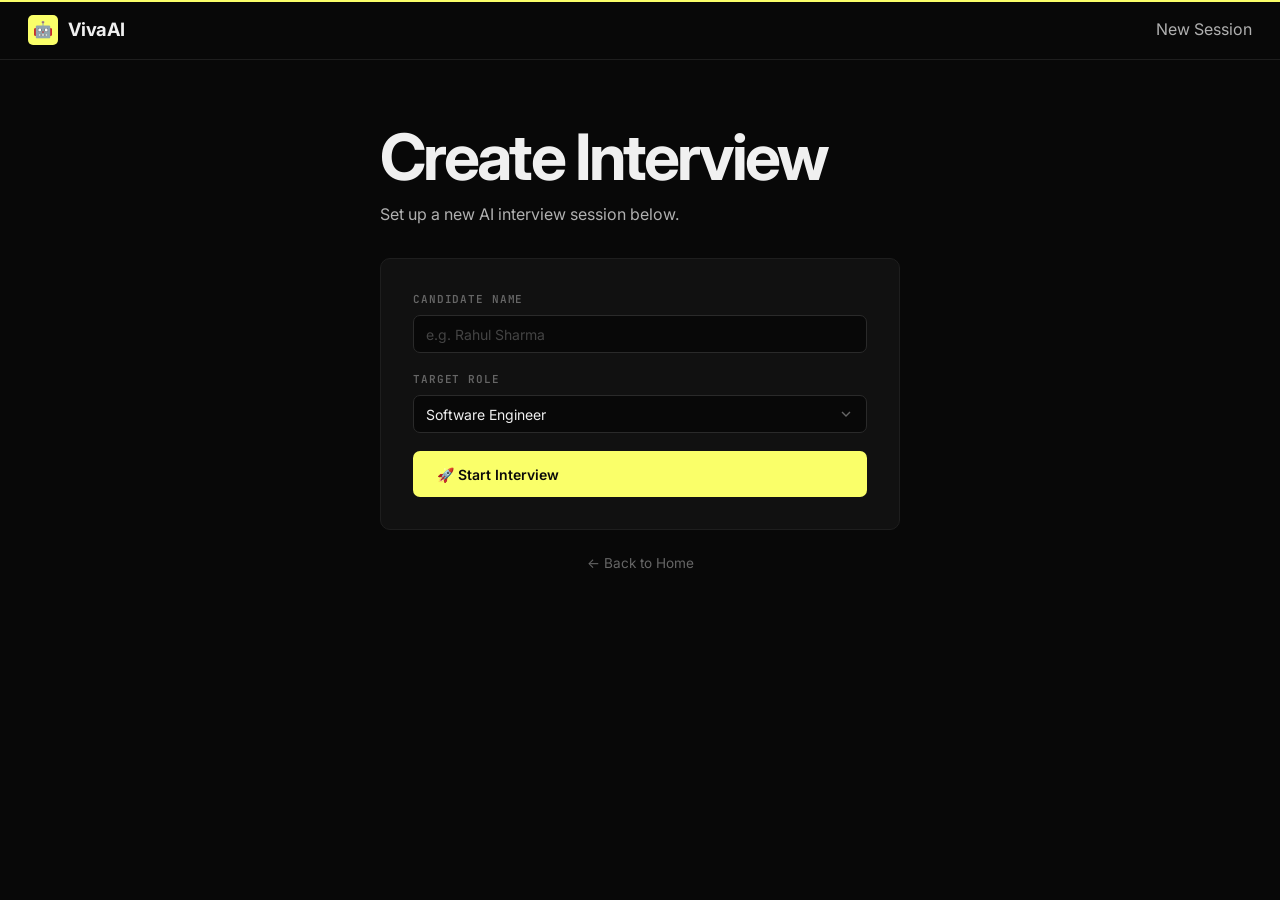
<file: templates/create_interview.html>
<!DOCTYPE html>
<html lang="en">

<head>
    <meta charset="UTF-8">
    <meta name="viewport" content="width=device-width, initial-scale=1.0">
    <script>window.__VIVAAI_API_KEY__ = {{ (vivaai_api_key or '')|tojson }};</script>
    <script src="/static/js/api.js"></script>
    <meta name="description" content="VivaAI — Create a new AI interview session">
    <title>VivaAI — Create Interview</title>
    <link rel="stylesheet" href="/static/css/style.css">
</head>

<body>

    <header class="header">
        <a class="logo" href="/">
            <div class="logo-icon">🤖</div>
            <span class="logo-text">VivaAI</span>
        </a>
        <span class="header-badge">New Session</span>
    </header>

    <main class="container" style="padding-top: 60px;">
        <div style="max-width: 520px; margin: 0 auto;">
            <h1 style="margin-bottom: 8px;">Create Interview</h1>
            <p style="color: var(--text-secondary); margin-bottom: 32px;">Set up a new AI interview session below.</p>

            <div class="card fade-in">
                <div id="statusMsg" class="status-msg"></div>

                <div class="form-group">
                    <label class="form-label" for="candidateName">Candidate Name</label>
                    <input class="form-input" id="candidateName" type="text" placeholder="e.g. Rahul Sharma"
                        autocomplete="name">
                </div>

                <div class="form-group">
                    <label class="form-label" for="role">Target Role</label>
                    <select class="form-input" id="role">
                        <option value="Software Engineer">Software Engineer</option>
                        <option value="Frontend Developer">Frontend Developer</option>
                        <option value="Backend Developer">Backend Developer</option>
                        <option value="Full Stack Developer">Full Stack Developer</option>
                        <option value="Data Scientist">Data Scientist</option>
                        <option value="Machine Learning Engineer">Machine Learning Engineer</option>
                        <option value="DevOps Engineer">DevOps Engineer</option>
                        <option value="Product Manager">Product Manager</option>
                        <option value="UI/UX Designer">UI/UX Designer</option>
                        <option value="Business Analyst">Business Analyst</option>
                    </select>
                </div>

                <button class="btn btn-primary btn-lg" id="startBtn" onclick="createInterview()" style="width: 100%;">
                    🚀 Start Interview
                </button>
            </div>

            <div style="text-align: center; margin-top: 20px;">
                <a href="/" style="color: var(--text-muted); font-size: 0.85rem; text-decoration: none;">← Back to
                    Home</a>
            </div>
        </div>
    </main>

    <script>
        function showStatus(msg, type = "info") {
            const el = document.getElementById("statusMsg");
            el.textContent = msg;
            el.className = `status-msg status-${type}`;
            el.style.display = "block";
        }

        async function createInterview() {
            const name = document.getElementById("candidateName").value.trim();
            const role = document.getElementById("role").value;

            if (!name) {
                showStatus("Please enter your name.", "warning");
                return;
            }

            const btn = document.getElementById("startBtn");
            btn.disabled = true;
            btn.textContent = "Creating…";

            const roomId = Math.random().toString(36).substring(2, 8).toUpperCase();

            try {
                const res = await fetch("/api/interview/create", {
                    method: "POST",
                    headers: vivaaiApiHeaders({ "Content-Type": "application/json" }),
                    body: JSON.stringify({ room_id: roomId, role, candidate_name: name })
                });
                const data = await res.json();
                if (data.status === "created") {
                    window.location.href = `/interview/${data.room_id}`;
                } else {
                    throw new Error(data.error || "Unknown error");
                }
            } catch (err) {
                showStatus("Error: " + err.message, "error");
                btn.disabled = false;
                btn.textContent = "🚀 Start Interview";
            }
        }
    </script>

</body>

</html>
</file>
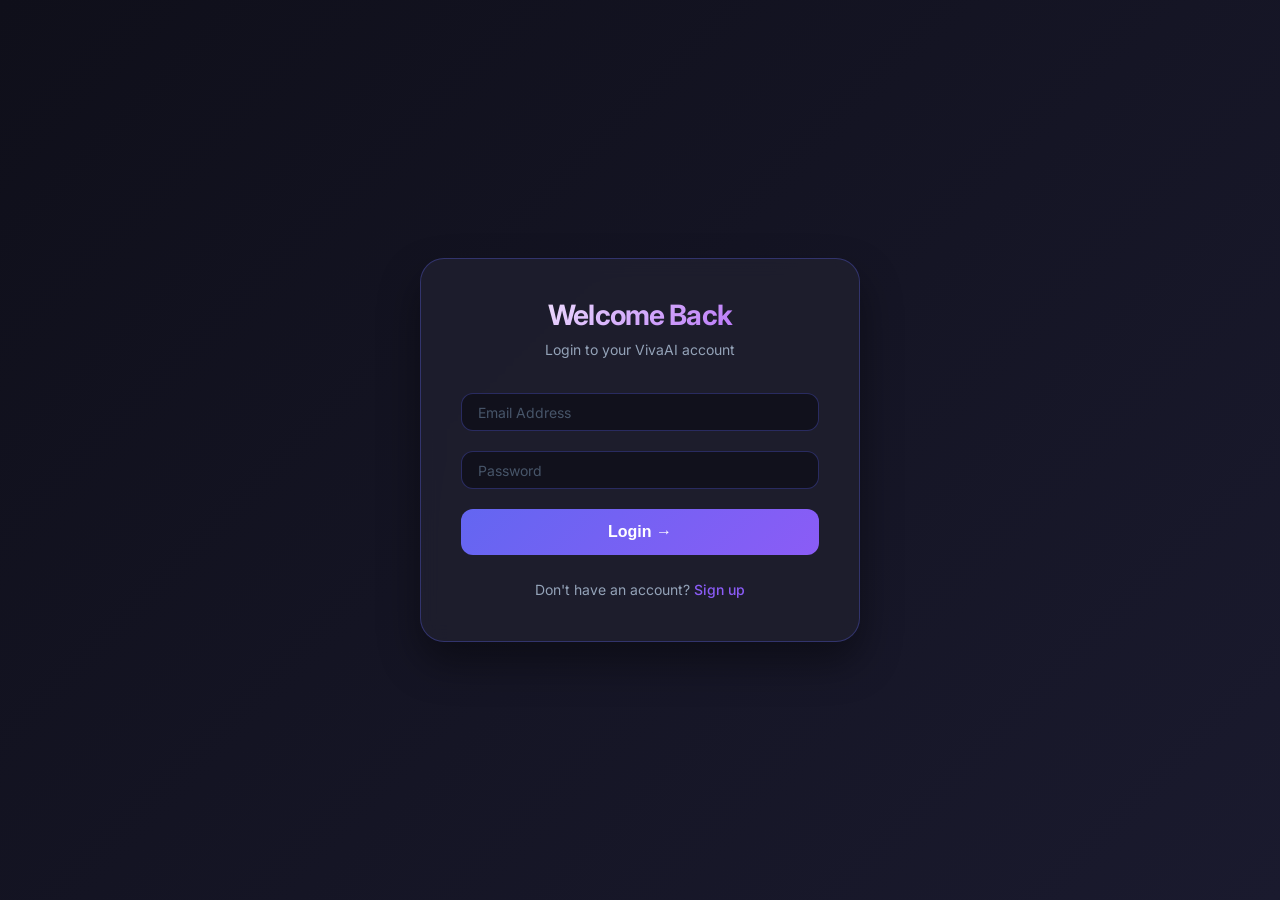
<file: templates/login.html>
<!DOCTYPE html>
<html lang="en">
<head>
    <meta charset="UTF-8">
    <meta name="viewport" content="width=device-width, initial-scale=1.0">
    <title>Login - VivaAI</title>
    <link rel="stylesheet" href="/static/css/style.css">
    <style>
        body {
            background: linear-gradient(135deg, #0f0f1a 0%, #1a1a2e 100%);
            min-height: 100vh;
            display: flex;
            align-items: center;
            justify-content: center;
            font-family: 'Inter', sans-serif;
        }
        .auth-container {
            max-width: 440px;
            width: 100%;
            margin: 20px;
        }
        .auth-card {
            background: rgba(30, 30, 46, 0.9);
            backdrop-filter: blur(10px);
            border: 1px solid rgba(100, 108, 255, 0.3);
            border-radius: 24px;
            padding: 40px;
            box-shadow: 0 20px 40px rgba(0, 0, 0, 0.4);
        }
        .auth-header {
            text-align: center;
            margin-bottom: 32px;
        }
        .auth-header h2 {
            font-size: 28px;
            font-weight: 700;
            background: linear-gradient(135deg, #fff 0%, #a855f7 100%);
            -webkit-background-clip: text;
            -webkit-text-fill-color: transparent;
            margin-bottom: 8px;
        }
        .auth-header p {
            color: #94a3b8;
            font-size: 14px;
        }
        .form-group {
            margin-bottom: 20px;
        }
        .form-input {
            width: 100%;
            padding: 14px 16px;
            background: rgba(15, 15, 26, 0.8);
            border: 1px solid rgba(100, 108, 255, 0.3);
            border-radius: 12px;
            color: #fff;
            font-size: 14px;
            transition: all 0.3s ease;
        }
        .form-input:focus {
            outline: none;
            border-color: #8b5cf6;
            box-shadow: 0 0 0 3px rgba(139, 92, 246, 0.1);
        }
        .form-input::placeholder {
            color: #475569;
        }
        .btn-login {
            width: 100%;
            padding: 14px;
            background: linear-gradient(135deg, #6366f1 0%, #8b5cf6 100%);
            border: none;
            border-radius: 12px;
            color: white;
            font-size: 16px;
            font-weight: 600;
            cursor: pointer;
            transition: all 0.3s ease;
        }
        .btn-login:hover {
            transform: translateY(-2px);
            box-shadow: 0 10px 20px rgba(99, 102, 241, 0.3);
        }
        .auth-footer {
            text-align: center;
            margin-top: 24px;
            color: #94a3b8;
            font-size: 14px;
        }
        .auth-footer a {
            color: #8b5cf6;
            text-decoration: none;
            font-weight: 500;
        }
        .auth-footer a:hover {
            text-decoration: underline;
        }
        .error-msg {
            background: rgba(239, 68, 68, 0.1);
            border: 1px solid #ef4444;
            color: #ef4444;
            padding: 12px;
            border-radius: 12px;
            margin-bottom: 20px;
            font-size: 14px;
            text-align: center;
            display: none;
        }
    </style>
</head>
<body>
    <div class="auth-container">
        <div class="auth-card">
            <div class="auth-header">
                <h2>Welcome Back</h2>
                <p>Login to your VivaAI account</p>
            </div>
            
            <div id="errorMsg" class="error-msg"></div>
            
            <form id="loginForm">
                <div class="form-group">
                    <input type="email" id="email" class="form-input" placeholder="Email Address" required>
                </div>
                <div class="form-group">
                    <input type="password" id="password" class="form-input" placeholder="Password" required>
                </div>
                <button type="submit" class="btn-login">Login →</button>
            </form>
            
            <div class="auth-footer">
                Don't have an account? <a href="/signup">Sign up</a>
            </div>
        </div>
    </div>
    
    <script>
        document.getElementById('loginForm').addEventListener('submit', async (e) => {
            e.preventDefault();
            const email = document.getElementById('email').value;
            const password = document.getElementById('password').value;
            const errorDiv = document.getElementById('errorMsg');
            
            errorDiv.style.display = 'none';
            
            try {
                const response = await fetch('/api/auth/login', {
                    method: 'POST',
                    headers: { 'Content-Type': 'application/json' },
                    body: JSON.stringify({ email, password })
                });
                
                const data = await response.json();
                
                if (response.ok) {
                    localStorage.setItem('token', data.token);
                    localStorage.setItem('user', JSON.stringify(data.user));
                    window.location.href = '/';
                } else {
                    errorDiv.textContent = data.error || 'Login failed';
                    errorDiv.style.display = 'block';
                }
            } catch (err) {
                errorDiv.textContent = 'Network error. Please try again.';
                errorDiv.style.display = 'block';
            }
        });
    </script>
</body>
</html>
</file>
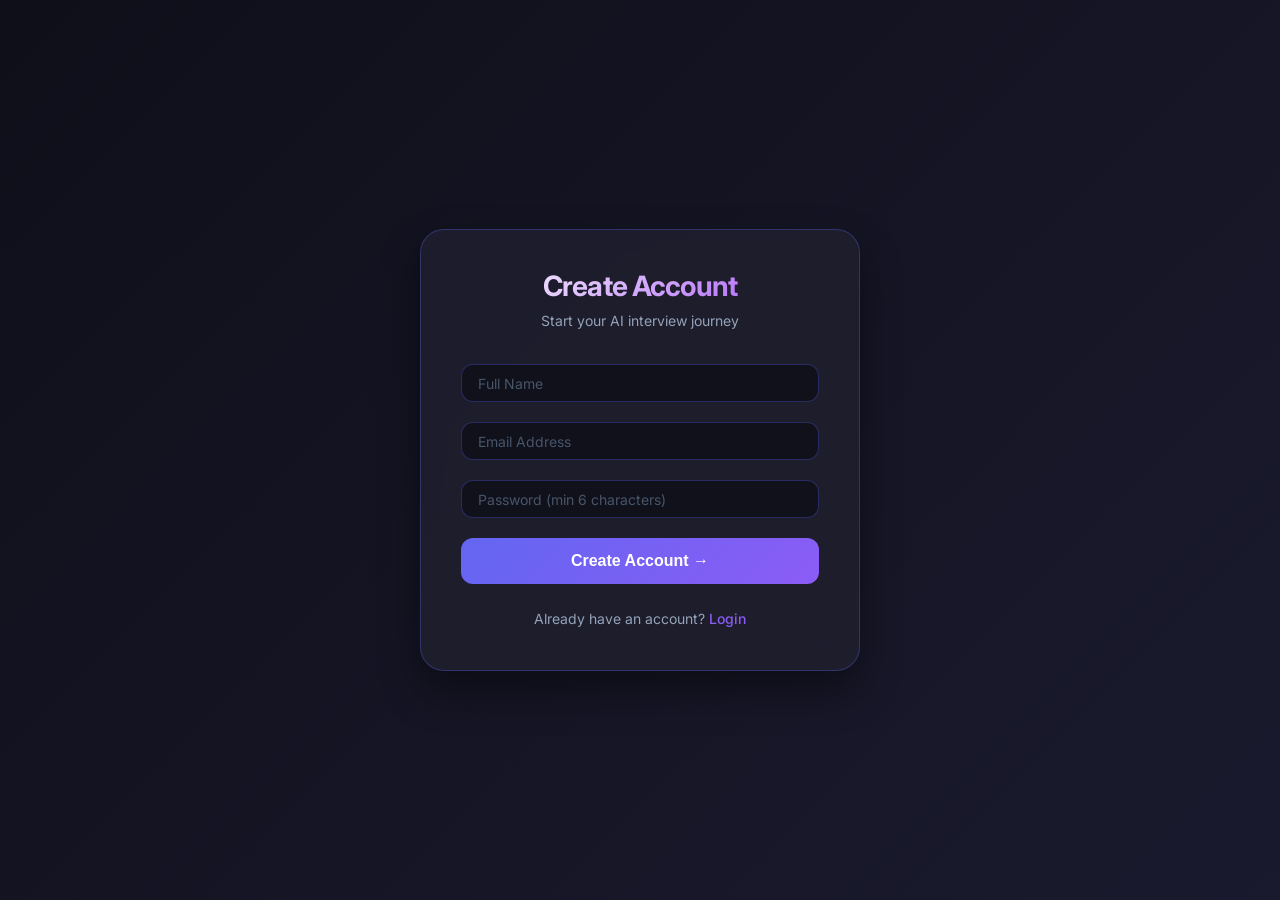
<file: templates/signup.html>
<!DOCTYPE html>
<html lang="en">
<head>
    <meta charset="UTF-8">
    <meta name="viewport" content="width=device-width, initial-scale=1.0">
    <title>Sign Up - VivaAI</title>
    <link rel="stylesheet" href="/static/css/style.css">
    <style>
        body {
            background: linear-gradient(135deg, #0f0f1a 0%, #1a1a2e 100%);
            min-height: 100vh;
            display: flex;
            align-items: center;
            justify-content: center;
            font-family: 'Inter', sans-serif;
        }
        .auth-container {
            max-width: 440px;
            width: 100%;
            margin: 20px;
        }
        .auth-card {
            background: rgba(30, 30, 46, 0.9);
            backdrop-filter: blur(10px);
            border: 1px solid rgba(100, 108, 255, 0.3);
            border-radius: 24px;
            padding: 40px;
            box-shadow: 0 20px 40px rgba(0, 0, 0, 0.4);
        }
        .auth-header {
            text-align: center;
            margin-bottom: 32px;
        }
        .auth-header h2 {
            font-size: 28px;
            font-weight: 700;
            background: linear-gradient(135deg, #fff 0%, #a855f7 100%);
            -webkit-background-clip: text;
            -webkit-text-fill-color: transparent;
            margin-bottom: 8px;
        }
        .auth-header p {
            color: #94a3b8;
            font-size: 14px;
        }
        .form-group {
            margin-bottom: 20px;
        }
        .form-input {
            width: 100%;
            padding: 14px 16px;
            background: rgba(15, 15, 26, 0.8);
            border: 1px solid rgba(100, 108, 255, 0.3);
            border-radius: 12px;
            color: #fff;
            font-size: 14px;
            transition: all 0.3s ease;
        }
        .form-input:focus {
            outline: none;
            border-color: #8b5cf6;
            box-shadow: 0 0 0 3px rgba(139, 92, 246, 0.1);
        }
        .form-input::placeholder {
            color: #475569;
        }
        .btn-signup {
            width: 100%;
            padding: 14px;
            background: linear-gradient(135deg, #6366f1 0%, #8b5cf6 100%);
            border: none;
            border-radius: 12px;
            color: white;
            font-size: 16px;
            font-weight: 600;
            cursor: pointer;
            transition: all 0.3s ease;
        }
        .btn-signup:hover {
            transform: translateY(-2px);
            box-shadow: 0 10px 20px rgba(99, 102, 241, 0.3);
        }
        .auth-footer {
            text-align: center;
            margin-top: 24px;
            color: #94a3b8;
            font-size: 14px;
        }
        .auth-footer a {
            color: #8b5cf6;
            text-decoration: none;
            font-weight: 500;
        }
        .auth-footer a:hover {
            text-decoration: underline;
        }
        .error-msg {
            background: rgba(239, 68, 68, 0.1);
            border: 1px solid #ef4444;
            color: #ef4444;
            padding: 12px;
            border-radius: 12px;
            margin-bottom: 20px;
            font-size: 14px;
            text-align: center;
            display: none;
        }
        .success-msg {
            background: rgba(34, 197, 94, 0.1);
            border: 1px solid #22c55e;
            color: #22c55e;
            padding: 12px;
            border-radius: 12px;
            margin-bottom: 20px;
            font-size: 14px;
            text-align: center;
            display: none;
        }
    </style>
</head>
<body>
    <div class="auth-container">
        <div class="auth-card">
            <div class="auth-header">
                <h2>Create Account</h2>
                <p>Start your AI interview journey</p>
            </div>
            
            <div id="errorMsg" class="error-msg"></div>
            <div id="successMsg" class="success-msg"></div>
            
            <form id="signupForm">
                <div class="form-group">
                    <input type="text" id="name" class="form-input" placeholder="Full Name" required>
                </div>
                <div class="form-group">
                    <input type="email" id="email" class="form-input" placeholder="Email Address" required>
                </div>
                <div class="form-group">
                    <input type="password" id="password" class="form-input" placeholder="Password (min 6 characters)" required>
                </div>
                <button type="submit" class="btn-signup">Create Account →</button>
            </form>
            
            <div class="auth-footer">
                Already have an account? <a href="/login">Login</a>
            </div>
        </div>
    </div>
    
    <script>
        document.getElementById('signupForm').addEventListener('submit', async (e) => {
            e.preventDefault();
            const name = document.getElementById('name').value;
            const email = document.getElementById('email').value;
            const password = document.getElementById('password').value;
            const errorDiv = document.getElementById('errorMsg');
            const successDiv = document.getElementById('successMsg');
            
            errorDiv.style.display = 'none';
            successDiv.style.display = 'none';
            
            if (password.length < 6) {
                errorDiv.textContent = 'Password must be at least 6 characters';
                errorDiv.style.display = 'block';
                return;
            }
            
            try {
                const response = await fetch('/api/auth/signup', {
                    method: 'POST',
                    headers: { 'Content-Type': 'application/json' },
                    body: JSON.stringify({ name, email, password })
                });
                
                const data = await response.json();
                
                if (response.ok) {
                    localStorage.setItem('token', data.token);
                    localStorage.setItem('user', JSON.stringify(data.user));
                    window.location.href = '/';
                } else {
                    errorDiv.textContent = data.error || 'Signup failed';
                    errorDiv.style.display = 'block';
                }
            } catch (err) {
                errorDiv.textContent = 'Network error. Please try again.';
                errorDiv.style.display = 'block';
            }
        });
    </script>
</body>
</html>
</file>
<file: static/css/style.css>
@import url('https://fonts.googleapis.com/css2?family=Inter:wght@400;500;600;700&family=JetBrains+Mono:wght@400;500&display=swap');

/* ════════════════════════════════════════════════════════
 
  ════════════════════════════════════════════════════════ */

/* ── Tokens ───────────────────────────────────────────── */
:root {
    /* Surfaces */
    --bg-base:       #080808;
    --bg-card:       #111111;
    --bg-elevated:   #1a1a1a;
    --bg-hover:      #161616;
    --bg-soft:       #0d0d0d;

    /* Brand voltage */
    --accent:          #faff69;
    --accent-active:   #e6eb52;
    --accent-disabled: #2e2e14;
    --accent-glow:     rgba(250,255,105,0.08);
    --on-accent:       #0a0a0a;

    /* Semantic */
    --success: #22c55e;
    --warning: #f59e0b;
    --danger:  #ef4444;
    --info:    #3b82f6;

    /* Text */
    --text-primary:    #f0f0f0;
    --text-secondary:  #b0b0b0;
    --text-strong:     #e0e0e0;
    --text-muted:      #666666;
    --text-muted-soft: #444444;

    /* Borders */
    --border:        #1e1e1e;
    --border-strong: #2a2a2a;

    /* Shape */
    --radius-xs:   3px;
    --radius-sm:   5px;
    --radius-md:   7px;
    --radius-lg:   10px;
    --radius-pill: 9999px;

    /* Spacing */
    --space-xxs: 4px;
    --space-xs:  8px;
    --space-sm:  12px;
    --space-md:  16px;
    --space-lg:  24px;
    --space-xl:  32px;
    --space-xxl: 48px;
    --space-section: 88px;

    --shadow-card: none;
    --transition: 0.15s ease;
    --font-ui:   'Inter', -apple-system, BlinkMacSystemFont, "Segoe UI", Roboto, sans-serif;
    --font-mono: 'JetBrains Mono', ui-monospace, monospace;
}

/* ── Reset ───────────────────────────────────────────── */
*, *::before, *::after { box-sizing: border-box; margin: 0; padding: 0; }
html { scroll-behavior: smooth; }

body {
    font-family: var(--font-ui);
    background: var(--bg-base);
    color: var(--text-secondary);
    min-height: 100vh;
    line-height: 1.55;
    -webkit-font-smoothing: antialiased;
    position: relative;
}

body::before { content: none; }

/* ── Typography ──────────────────────────────────────── */
h1, h2, h3, h4 {
    font-family: var(--font-ui);
    font-weight: 700;
    color: var(--text-primary);
    letter-spacing: -0.03em;
    line-height: 1.15;
}
h1 { font-size: clamp(2rem, 5vw, 4.2rem); letter-spacing: -0.045em; }
h2 { font-size: clamp(1.3rem, 3vw, 2.2rem); letter-spacing: -0.03em; }
h3 { font-size: 1.1rem; font-weight: 600; letter-spacing: -0.01em; }

/* ── Layout ──────────────────────────────────────────── */
.container {
    max-width: 1200px;
    margin: 0 auto;
    padding: 0 24px;
    position: relative;
    z-index: 1;
}

/* ── Header ──────────────────────────────────────────── */
.header {
    background: var(--bg-base);
    border-bottom: 1px solid var(--border);
    padding: 0 28px;
    height: 60px;
    display: flex;
    align-items: center;
    justify-content: space-between;
    position: sticky;
    top: 0;
    z-index: 100;
}

/* Hairline accent top stripe */
.header::before {
    content: '';
    position: absolute;
    top: 0; left: 0; right: 0;
    height: 2px;
    background: var(--accent);
}

.logo {
    display: flex;
    align-items: center;
    gap: 10px;
    text-decoration: none;
    color: var(--text-primary);
}

.logo-icon {
    width: 30px;
    height: 30px;
    background: var(--accent);
    color: var(--on-accent);
    border-radius: var(--radius-sm);
    display: flex;
    align-items: center;
    justify-content: center;
}

.logo-text {
    font-family: var(--font-ui);
    font-size: 1.15rem;
    font-weight: 700;
    letter-spacing: -0.03em;
    color: var(--text-primary);
}

/* ── Cards ───────────────────────────────────────────── */
.card {
    background: var(--bg-card);
    border: 1px solid var(--border);
    border-radius: var(--radius-lg);
    padding: var(--space-xl);
    position: relative;
}
.card::before { content: none; }

.card-elevated {
    background: var(--bg-elevated);
    border-color: var(--border);
}

/* ── Buttons ─────────────────────────────────────────── */
.btn {
    display: inline-flex;
    align-items: center;
    gap: 7px;
    padding: 0 18px;
    height: 38px;
    border: none;
    border-radius: var(--radius-md);
    font-family: var(--font-ui);
    font-size: 13px;
    font-weight: 600;
    cursor: pointer;
    transition: background-color var(--transition), color var(--transition), border-color var(--transition);
    text-decoration: none;
    white-space: nowrap;
    position: relative;
    overflow: hidden;
}

.btn::after { content: none; }

.btn-primary {
    background: var(--accent);
    color: var(--on-accent);
    border: none;
}
.btn-primary:hover { background: var(--accent); filter: brightness(1.05); }
.btn-primary:active { background: var(--accent-active); }

.btn-success {
    background: transparent;
    color: var(--success);
    border: 1px solid var(--success);
}
.btn-success:hover { background: rgba(34,197,94,0.07); }

.btn-danger {
    background: transparent;
    color: var(--danger);
    border: 1px solid var(--danger);
}
.btn-danger:hover { background: rgba(239,68,68,0.07); }

.btn-ghost {
    background: var(--bg-card);
    color: var(--text-primary);
    border: 1px solid var(--border);
}
.btn-ghost:hover {
    border-color: var(--border-strong);
    background: var(--bg-elevated);
}

.btn-lg {
    padding: 0 24px;
    height: 46px;
    font-size: 14px;
    border-radius: var(--radius-md);
}

.btn-sm {
    padding: 0 12px;
    height: 30px;
    font-size: 12px;
}

.btn:disabled {
    background: var(--accent-disabled) !important;
    color: var(--text-muted-soft) !important;
    border-color: transparent !important;
    opacity: 1;
    cursor: not-allowed;
}

.btn.recording {
    background: var(--danger) !important;
    color: #fff !important;
    animation: pulse-record 1.4s ease-in-out infinite;
}

@keyframes pulse-record {
    0%, 100% { opacity: 1; }
    50%       { opacity: 0.72; }
}

/* ── Icon utility ────────────────────────────────────── */
.icon {
    width: 15px;
    height: 15px;
    flex-shrink: 0;
}

@keyframes spin {
    from { transform: rotate(0deg); }
    to   { transform: rotate(360deg); }
}
.icon-spin { animation: spin 0.9s linear infinite; }

/* ── Form Controls ───────────────────────────────────── */
.form-group {
    display: flex;
    flex-direction: column;
    gap: 7px;
    margin-bottom: 18px;
}

.form-label {
    font-size: 11px;
    font-weight: 600;
    color: var(--text-muted);
    letter-spacing: 0.08em;
    text-transform: uppercase;
    font-family: var(--font-mono);
}

.form-input {
    padding: 0 12px;
    height: 38px;
    background: var(--bg-base);
    border: 1px solid var(--border-strong);
    border-radius: var(--radius-md);
    color: var(--text-primary);
    font-family: var(--font-ui);
    font-size: 14px;
    transition: border-color var(--transition);
    outline: none;
}

.form-input:focus { border-color: var(--accent); }
.form-input::placeholder { color: var(--text-muted-soft); }

select.form-input {
    cursor: pointer;
    appearance: none;
    background-image: url("data:image/svg+xml,%3Csvg xmlns='http://www.w3.org/2000/svg' width='16' height='16' viewBox='0 0 24 24' fill='none' stroke='%23666666' stroke-width='2'%3E%3Cpolyline points='6,9 12,15 18,9'%3E%3C/polyline%3E%3C/svg%3E");
    background-repeat: no-repeat;
    background-position: right 12px center;
    padding-right: 36px;
}

/* ── Window chrome (card header) ─────────────────────── */
.window-chrome {
    display: flex;
    align-items: center;
    gap: 10px;
    margin-bottom: 20px;
    padding-bottom: 14px;
    border-bottom: 1px solid var(--border);
}
.window-chrome-dots { display: flex; gap: 6px; }
.window-chrome-dot {
    width: 10px;
    height: 10px;
    border-radius: 50%;
    background: var(--border-strong);
}
.window-chrome-dot.live { background: var(--success); }
.window-chrome-label {
    font-family: var(--font-mono);
    font-size: 11px;
    color: var(--text-muted);
    margin-left: 4px;
}

/* ── Status Messages ─────────────────────────────────── */
.status-msg {
    padding: 9px 14px;
    border-radius: var(--radius-md);
    font-size: 13px;
    font-weight: 500;
    margin-bottom: 14px;
    display: none;
    align-items: center;
    gap: 8px;
}
.status-info    { background: rgba(59,130,246,.08); border: 1px solid rgba(59,130,246,.25); color: var(--info); }
.status-success { background: rgba(34,197,94,.08); border: 1px solid rgba(34,197,94,.25); color: var(--success); }
.status-warning { background: rgba(245,158,11,.08); border: 1px solid rgba(245,158,11,.25); color: var(--warning); }
.status-error   { background: rgba(239,68,68,.08); border: 1px solid rgba(239,68,68,.25); color: var(--danger); }

/* ── Hero ────────────────────────────────────────────── */
.hero {
    padding: var(--space-section) 0 56px;
    text-align: center;
}

.hero-title {
    margin-bottom: 18px;
    color: var(--text-primary);
}

.hero-subtitle {
    color: var(--text-secondary);
    font-size: 1.05rem;
    max-width: 520px;
    margin: 0 auto 40px;
    line-height: 1.65;
}

/* ── Create card ─────────────────────────────────────── */
.create-card {
    max-width: 500px;
    margin: 0 auto;
    text-align: left;
}

/* ── Features grid ───────────────────────────────────── */
.features-grid {
    display: grid;
    grid-template-columns: repeat(3, 1fr);
    gap: 12px;
    margin-top: var(--space-xxl);
}

.feature-card {
    background: var(--bg-card);
    border: 1px solid var(--border);
    border-radius: var(--radius-lg);
    padding: var(--space-lg) var(--space-xl);
    text-align: center;
    transition: border-color var(--transition), background var(--transition);
    cursor: default;
}

.feature-card:hover {
    border-color: var(--border-strong);
    background: var(--bg-elevated);
}

.feature-icon {
    display: flex;
    justify-content: center;
    margin-bottom: 10px;
    color: var(--accent);
}

.feature-title {
    font-size: 14px;
    font-weight: 600;
    color: var(--text-primary);
    margin-bottom: 5px;
    letter-spacing: -0.01em;
}

.feature-desc {
    font-size: 12px;
    color: var(--text-muted);
    line-height: 1.5;
}

/* ── Video Grid ──────────────────────────────────────── */
.video-grid {
    display: grid;
    grid-template-columns: 1fr 1fr;
    gap: 12px;
    margin-bottom: 16px;
}

.video-wrapper {
    position: relative;
    border-radius: var(--radius-lg);
    overflow: hidden;
    background: #000;
    border: 1px solid var(--border);
    aspect-ratio: 16/9;
}

.video-wrapper video {
    width: 100%;
    height: 100%;
    object-fit: cover;
    display: block;
}

.video-label {
    position: absolute;
    bottom: 10px;
    left: 10px;
    background: rgba(8,8,8,0.88);
    padding: 3px 9px;
    border-radius: var(--radius-pill);
    font-size: 11px;
    font-weight: 600;
    color: var(--text-primary);
    border: 1px solid var(--border);
    display: flex;
    align-items: center;
    gap: 5px;
    font-family: var(--font-mono);
    letter-spacing: 0.02em;
}

.video-placeholder {
    position: absolute;
    inset: 0;
    display: flex;
    flex-direction: column;
    align-items: center;
    justify-content: center;
    color: var(--text-muted);
    gap: 10px;
    font-size: 13px;
}

.video-placeholder-icon {
    color: var(--border-strong);
}

/* ── Control Bar ─────────────────────────────────────── */
.control-bar {
    display: flex;
    align-items: center;
    justify-content: center;
    gap: 10px;
    flex-wrap: wrap;
    padding: 14px;
    background: var(--bg-card);
    border-radius: var(--radius-lg);
    border: 1px solid var(--border);
    margin-bottom: 16px;
}

/* ── Question Box ────────────────────────────────────── */
.question-box {
    background: var(--bg-card);
    border: 1px solid var(--border);
    border-radius: var(--radius-lg);
    padding: var(--space-lg);
    margin-bottom: 16px;
}

.question-header {
    display: flex;
    align-items: center;
    justify-content: space-between;
    margin-bottom: 14px;
    gap: 12px;
    flex-wrap: wrap;
}

.question-label {
    font-size: 11px;
    font-weight: 600;
    color: var(--accent);
    text-transform: uppercase;
    letter-spacing: 0.1em;
    font-family: var(--font-mono);
    display: flex;
    align-items: center;
    gap: 5px;
}

#question {
    font-size: 16px;
    line-height: 1.65;
    color: var(--text-primary);
    min-height: 56px;
    font-weight: 400;
}

/* ── AI Indicator ────────────────────────────────────── */
.ai-indicator {
    display: inline-flex;
    align-items: center;
    gap: 0;
    padding: 4px 12px;
    border-radius: var(--radius-pill);
    font-size: 11px;
    font-weight: 600;
    font-family: var(--font-mono);
    letter-spacing: 0.03em;
}

.ai-thinking { background: rgba(245,158,11,.10); color: var(--warning); border: 1px solid rgba(245,158,11,.28); }
.ai-speaking { background: rgba(59,130,246,.10); color: var(--info); border: 1px solid rgba(59,130,246,.28); }
.ai-waiting  { background: rgba(34,197,94,.10); color: var(--success); border: 1px solid rgba(34,197,94,.28); }
.ai-done     { background: rgba(34,197,94,.10); color: var(--success); border: 1px solid rgba(34,197,94,.28); }
.ai-error    { background: rgba(239,68,68,.10); color: var(--danger); border: 1px solid rgba(239,68,68,.28); }

/* ── Progress ────────────────────────────────────────── */
.progress-bar-wrap {
    background: var(--border);
    border-radius: var(--radius-pill);
    height: 2px;
    overflow: hidden;
}

.progress-bar-fill {
    height: 100%;
    background: var(--accent);
    border-radius: var(--radius-pill);
    transition: width 0.6s cubic-bezier(0.22,1,0.36,1);
    width: 0%;
}

/* ── Timer ───────────────────────────────────────────── */
.timer-display {
    font-family: var(--font-mono);
    font-size: 1.1rem;
    font-weight: 500;
    color: var(--text-primary);
    background: var(--bg-card);
    border: 1px solid var(--border);
    padding: 5px 14px;
    border-radius: var(--radius-md);
    letter-spacing: 0.04em;
}

.timer-urgent {
    color: var(--danger) !important;
    border-color: var(--danger) !important;
    animation: pulse-urgent 1s ease-in-out infinite;
}

@keyframes pulse-urgent {
    0%, 100% { opacity: 1; }
    50%       { opacity: 0.6; }
}

/* ── Q Timer Ring ────────────────────────────────────── */
.q-timer-ring {
    position: relative;
    width: 40px;
    height: 40px;
    display: none;
    align-items: center;
    justify-content: center;
}

.q-timer-ring svg { position: absolute; inset: 0; }

#qTimerText {
    font-family: var(--font-mono);
    font-size: 11px;
    font-weight: 600;
    color: var(--text-primary);
    z-index: 1;
}

.q-timer-urgent #qTimerCircle { stroke: var(--danger) !important; }
.q-timer-urgent #qTimerText { color: var(--danger); }

/* ── Transcript ──────────────────────────────────────── */
.transcript-box {
    background: var(--bg-base);
    border: 1px solid var(--border);
    border-radius: var(--radius-md);
    padding: 12px 14px;
    margin-top: 12px;
    min-height: 48px;
    font-size: 13px;
    color: var(--text-secondary);
    font-style: italic;
    line-height: 1.6;
    font-family: var(--font-mono);
}

.answer-display {
    background: rgba(34,197,94,.05);
    border: 1px solid rgba(34,197,94,.2);
    border-radius: var(--radius-md);
    padding: 11px 14px;
    margin-top: 10px;
    font-size: 13px;
    color: var(--success);
    display: none;
}

/* ── Report Section ──────────────────────────────────── */
.report-section { display: none; margin-top: 20px; }

.report-header {
    display: flex;
    align-items: center;
    gap: 12px;
    margin-bottom: 18px;
}

.report-header h3 {
    display: flex;
    align-items: center;
    gap: 8px;
    color: var(--text-primary);
}

.report-badge {
    background: var(--accent);
    color: var(--on-accent);
    padding: 3px 10px;
    border-radius: var(--radius-pill);
    font-size: 11px;
    font-weight: 700;
    text-transform: uppercase;
    letter-spacing: 0.06em;
    font-family: var(--font-mono);
}

#reportContent p {
    color: var(--text-secondary);
    margin-bottom: 8px;
    line-height: 1.65;
    font-size: 14px;
}
#reportContent p:empty { display: none; }

audio {
    width: 100%;
    border-radius: var(--radius-md);
    margin-top: 12px;
    filter: invert(1) hue-rotate(180deg);
    opacity: 0.8;
}

/* ── Meta row ────────────────────────────────────────── */
.meta-row {
    display: flex;
    align-items: center;
    gap: 8px;
    margin-bottom: 14px;
    flex-wrap: wrap;
}

.meta-badge {
    background: var(--bg-card);
    border: 1px solid var(--border);
    color: var(--text-secondary);
    padding: 4px 10px;
    border-radius: var(--radius-pill);
    font-size: 12px;
    font-weight: 500;
    font-family: var(--font-mono);
    display: flex;
    align-items: center;
    gap: 5px;
}

/* ── Interview layout ────────────────────────────────── */
.interview-layout {
    display: grid;
    grid-template-columns: 1.2fr 1fr;
    gap: 18px;
    padding: 20px 0;
}

/* ── Mic test group ──────────────────────────────────── */
.mic-test-group { text-align: center; }

/* ── Animations — general ────────────────────────────── */
@keyframes fadeIn {
    from { opacity: 0; }
    to   { opacity: 1; }
}
.fade-in { animation: fadeIn 0.25s ease; }

/* ── History page ────────────────────────────────────── */
.history-hero {
    padding: 48px 0 20px;
    text-align: center;
}

.stats-row {
    display: grid;
    grid-template-columns: repeat(4, 1fr);
    gap: 12px;
    margin-bottom: 20px;
}

.stat-card {
    background: var(--bg-card);
    border: 1px solid var(--border);
    border-radius: var(--radius-lg);
    padding: var(--space-lg);
    text-align: center;
    transition: border-color var(--transition);
}
.stat-card:hover { border-color: var(--border-strong); }

.stat-value {
    font-family: var(--font-ui);
    font-size: 2.1rem;
    font-weight: 700;
    color: var(--accent);
    letter-spacing: -0.04em;
    line-height: 1.0;
}

.stat-unit {
    font-size: 12px;
    font-weight: 500;
    color: var(--text-muted);
    margin-left: 2px;
    font-family: var(--font-mono);
}

.stat-label {
    font-size: 11px;
    font-weight: 600;
    color: var(--text-muted);
    text-transform: uppercase;
    letter-spacing: 0.08em;
    margin-top: 5px;
    font-family: var(--font-mono);
}

/* ── History controls ────────────────────────────────── */
.history-controls {
    display: flex;
    align-items: center;
    justify-content: space-between;
    gap: 12px;
    flex-wrap: wrap;
    margin-bottom: 14px;
    padding: 14px 18px;
}

.history-controls-left {
    display: flex;
    align-items: center;
    gap: 10px;
    flex-wrap: wrap;
    flex: 1;
}

.history-controls-right {
    display: flex;
    align-items: center;
    gap: 10px;
}

.search-wrapper {
    position: relative;
    flex: 1;
    min-width: 200px;
    max-width: 300px;
}

.search-icon {
    position: absolute;
    left: 12px;
    top: 50%;
    transform: translateY(-50%);
    pointer-events: none;
    z-index: 1;
    opacity: 0.5;
    width: 14px;
    height: 14px;
    color: var(--text-muted);
}

.search-input { padding-left: 36px !important; }
.filter-select { min-width: 140px; }

.result-count {
    font-size: 12px;
    font-weight: 600;
    color: var(--text-muted);
    white-space: nowrap;
    font-family: var(--font-mono);
}

/* ── Batch toolbar ───────────────────────────────────── */
.batch-toolbar {
    display: flex;
    align-items: center;
    justify-content: space-between;
    background: var(--bg-card);
    border-color: var(--accent);
    gap: 12px;
    flex-wrap: wrap;
    opacity: 0;
    max-height: 0;
    overflow: hidden;
    padding: 0 18px;
    margin-bottom: 0;
    border-width: 0;
    transition: all 0.22s ease;
}
.batch-toolbar.visible {
    opacity: 1;
    max-height: 72px;
    padding: 10px 18px;
    margin-bottom: 14px;
    border-width: 1px;
}
.batch-toolbar-left { display: flex; align-items: center; gap: 12px; }
.batch-toolbar-right { display: flex; align-items: center; gap: 8px; }
.batch-count { font-size: 12px; font-weight: 700; color: var(--accent); font-family: var(--font-mono); }

/* ── Data table ──────────────────────────────────────── */
.history-table-wrap { padding: 0; overflow-x: auto; }

.history-table {
    width: 100%;
    border-collapse: collapse;
    font-size: 13px;
}

.history-table thead { position: sticky; top: 0; z-index: 2; }

.history-table th {
    background: var(--bg-elevated);
    color: var(--text-muted);
    font-size: 11px;
    font-weight: 600;
    text-transform: uppercase;
    letter-spacing: 0.08em;
    padding: 12px 14px;
    text-align: left;
    border-bottom: 1px solid var(--border);
    white-space: nowrap;
    user-select: none;
    font-family: var(--font-mono);
}

.history-table th.sortable { cursor: pointer; transition: color var(--transition); }
.history-table th.sortable:hover { color: var(--accent); }
.sort-arrow { font-size: 11px; margin-left: 4px; color: var(--accent); }

.history-table td {
    padding: 12px 14px;
    border-bottom: 1px solid var(--border);
    color: var(--text-secondary);
    vertical-align: middle;
}

.history-table tr { transition: background var(--transition); }
.history-table tbody tr:hover { background: var(--bg-hover); }
.history-table tr.row-selected { background: var(--accent-glow); }
.history-table tr.row-selected:hover { background: var(--accent-glow); }

.col-check    { width: 40px; text-align: center; }
.col-name     { min-width: 150px; }
.col-role     { min-width: 130px; }
.col-duration { min-width: 76px; }
.col-status   { min-width: 90px; }
.col-date     { min-width: 130px; }
.col-actions  { min-width: 80px; text-align: center; }

/* ── Candidate cell ──────────────────────────────────── */
.candidate-cell { display: flex; align-items: center; gap: 9px; }

.candidate-avatar {
    width: 28px;
    height: 28px;
    border-radius: var(--radius-pill);
    background: var(--accent);
    display: flex;
    align-items: center;
    justify-content: center;
    font-size: 11px;
    font-weight: 700;
    color: var(--on-accent);
    flex-shrink: 0;
    font-family: var(--font-mono);
}

/* ── Badges ──────────────────────────────────────────── */
.role-tag {
    background: var(--bg-base);
    border: 1px solid var(--border);
    padding: 2px 9px;
    border-radius: var(--radius-pill);
    font-size: 12px;
    font-weight: 500;
    color: var(--text-secondary);
    white-space: nowrap;
    font-family: var(--font-mono);
}

.status-badge {
    padding: 3px 9px;
    border-radius: var(--radius-pill);
    font-size: 11px;
    font-weight: 600;
    text-transform: uppercase;
    letter-spacing: 0.05em;
    white-space: nowrap;
    font-family: var(--font-mono);
}

.badge-success { background: rgba(34,197,94,.08); border: 1px solid rgba(34,197,94,.25); color: var(--success); }
.badge-info    { background: rgba(59,130,246,.08); border: 1px solid rgba(59,130,246,.25); color: var(--info); }
.badge-muted   { background: var(--bg-elevated); border: 1px solid var(--border); color: var(--text-muted); }

/* ── Custom checkbox ─────────────────────────────────── */
.custom-check {
    display: flex;
    align-items: center;
    justify-content: center;
    cursor: pointer;
    position: relative;
}
.custom-check input { position: absolute; opacity: 0; width: 0; height: 0; }
.custom-check .checkmark {
    width: 17px;
    height: 17px;
    border-radius: var(--radius-xs);
    border: 1px solid var(--border-strong);
    background: var(--bg-base);
    transition: all var(--transition);
    display: flex;
    align-items: center;
    justify-content: center;
}
.custom-check input:checked + .checkmark {
    background: var(--accent);
    border-color: var(--accent);
}
.custom-check input:checked + .checkmark::after {
    content: '✓';
    color: var(--on-accent);
    font-size: 10px;
    font-weight: 800;
}
.custom-check:hover .checkmark { border-color: var(--accent); }

/* ── Export actions ──────────────────────────────────── */
.export-actions {
    display: flex;
    align-items: center;
    justify-content: center;
    gap: 5px;
}

.btn-icon {
    width: 30px;
    height: 30px;
    border-radius: var(--radius-sm);
    border: 1px solid var(--border);
    background: var(--bg-elevated);
    color: var(--text-secondary);
    cursor: pointer;
    display: flex;
    align-items: center;
    justify-content: center;
    transition: border-color var(--transition), color var(--transition);
    padding: 0;
    font-size: 0;
}
.btn-icon:hover {
    border-color: var(--accent);
    color: var(--text-primary);
}
.btn-icon-text {
    font-family: var(--font-mono);
    font-size: 9px;
    font-weight: 600;
    letter-spacing: 0.02em;
}

/* ── Empty state ─────────────────────────────────────── */
.empty-state {
    display: flex;
    flex-direction: column;
    align-items: center;
    justify-content: center;
    text-align: center;
    padding: 56px 24px;
}
.empty-icon { margin-bottom: 14px; opacity: 0.35; color: var(--text-muted); }
.empty-state h3 { font-size: 1.05rem; margin-bottom: 7px; color: var(--text-primary); }
.empty-state p { font-size: 13px; color: var(--text-muted); max-width: 320px; line-height: 1.55; }

/* ── Scrollbar ───────────────────────────────────────── */
::-webkit-scrollbar { width: 6px; }
::-webkit-scrollbar-track { background: var(--bg-base); }
::-webkit-scrollbar-thumb { background: var(--border-strong); border-radius: var(--radius-pill); }
::-webkit-scrollbar-thumb:hover { background: var(--text-muted-soft); }

/* ── Reduced motion ──────────────────────────────────── */
@media (prefers-reduced-motion: reduce) {
    *, *::before, *::after {
        animation-duration: 0.01ms !important;
        transition-duration: 0.01ms !important;
    }
}

/* ── Responsive ──────────────────────────────────────── */
@media (max-width: 900px) {
    .interview-layout  { grid-template-columns: 1fr; }
    .video-grid        { grid-template-columns: 1fr; }
    .features-grid     { grid-template-columns: 1fr; }
    .stats-row         { grid-template-columns: repeat(2, 1fr); }
    .history-controls  { flex-direction: column; align-items: stretch; }
    .history-controls-left { flex-direction: column; }
    .search-wrapper    { max-width: 100%; }
}

@media (max-width: 600px) {
    .header    { padding: 0 14px; }
    .container { padding: 0 14px; }
    .hero      { padding: 44px 0 28px; }
    .control-bar { gap: 7px; }
    .btn       { padding: 0 14px; font-size: 12px; }
    .stats-row { grid-template-columns: 1fr 1fr; gap: 8px; }
    .stat-card { padding: 12px; }
    .stat-value { font-size: 1.5rem; }
    .history-table { font-size: 12px; }
    .history-table th,
    .history-table td { padding: 9px 10px; }
    .batch-toolbar { flex-direction: column; text-align: center; }
    .batch-toolbar-right { justify-content: center; }
}
</file>
